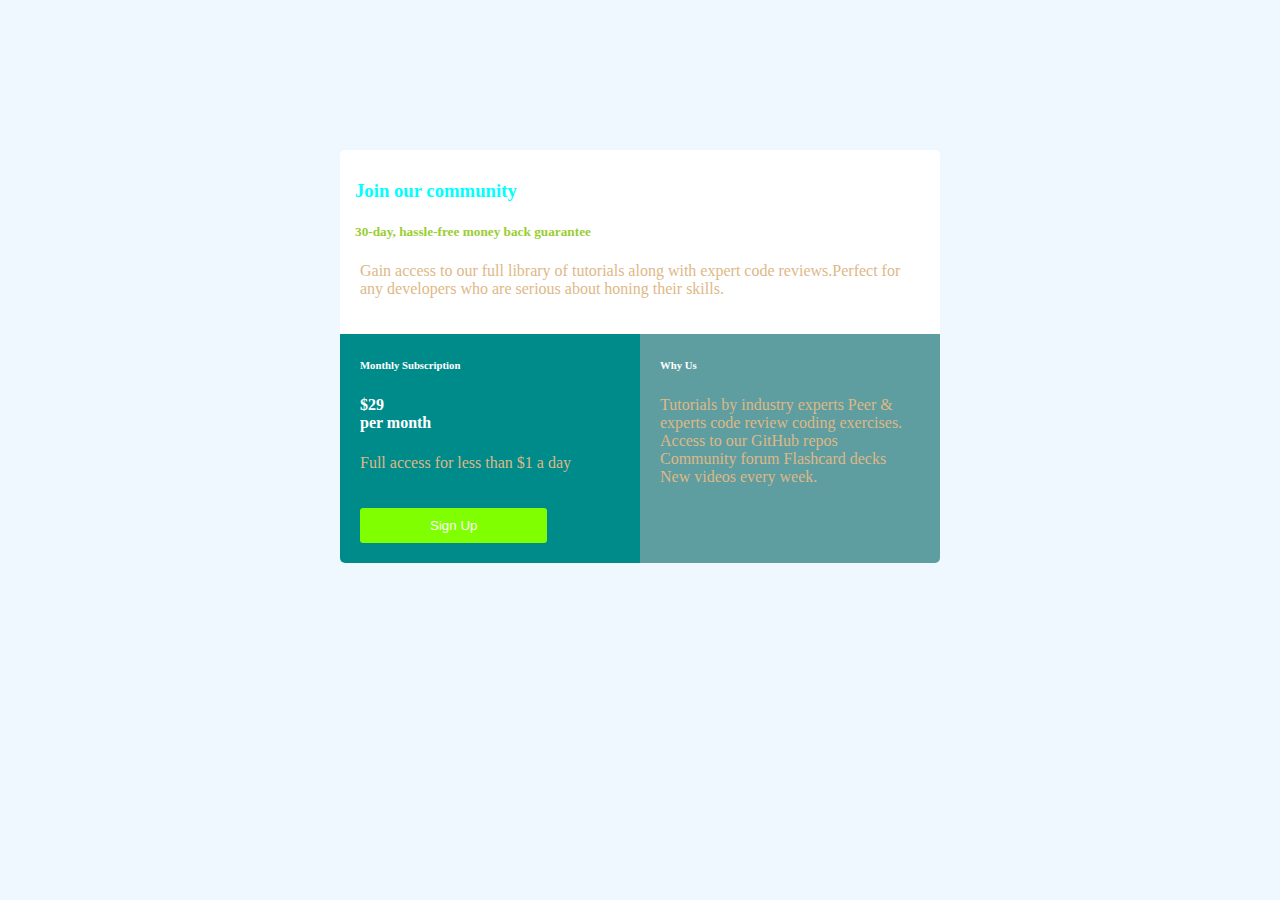
<file: code/assignment/index.html>
<!DOCTYPE html>
  <html>
     <head><link rel="stylesheet" href="index.css"</head>
     <body>
        <div class="top" >
         <h3>Join our community</h3> 
         <h5>30-day, hassle-free money back guarantee </h5>
          <p>Gain access to our full  library of tutorials along with expert code
            reviews.Perfect for any developers who are serious about honing their skills.
          </p>
         <div class="mmt">
            <div class="obo">
              <h6>Monthly Subscription</h6>
             <h4>$29 <div id="mini">per month</div></h4>
             <p>Full access for less than $1 a day</p>
             <button>Sign Up</button>
            </div>

            <div class="do" >
              <h6>Why Us</h6>
              <p>Tutorials by industry experts Peer & experts code review coding exercises.
                  Access to our GitHub repos Community forum Flashcard decks New videos every week.
              </p>
            </div>
         </div>
        </div>
      </body>
  </html>
</file>
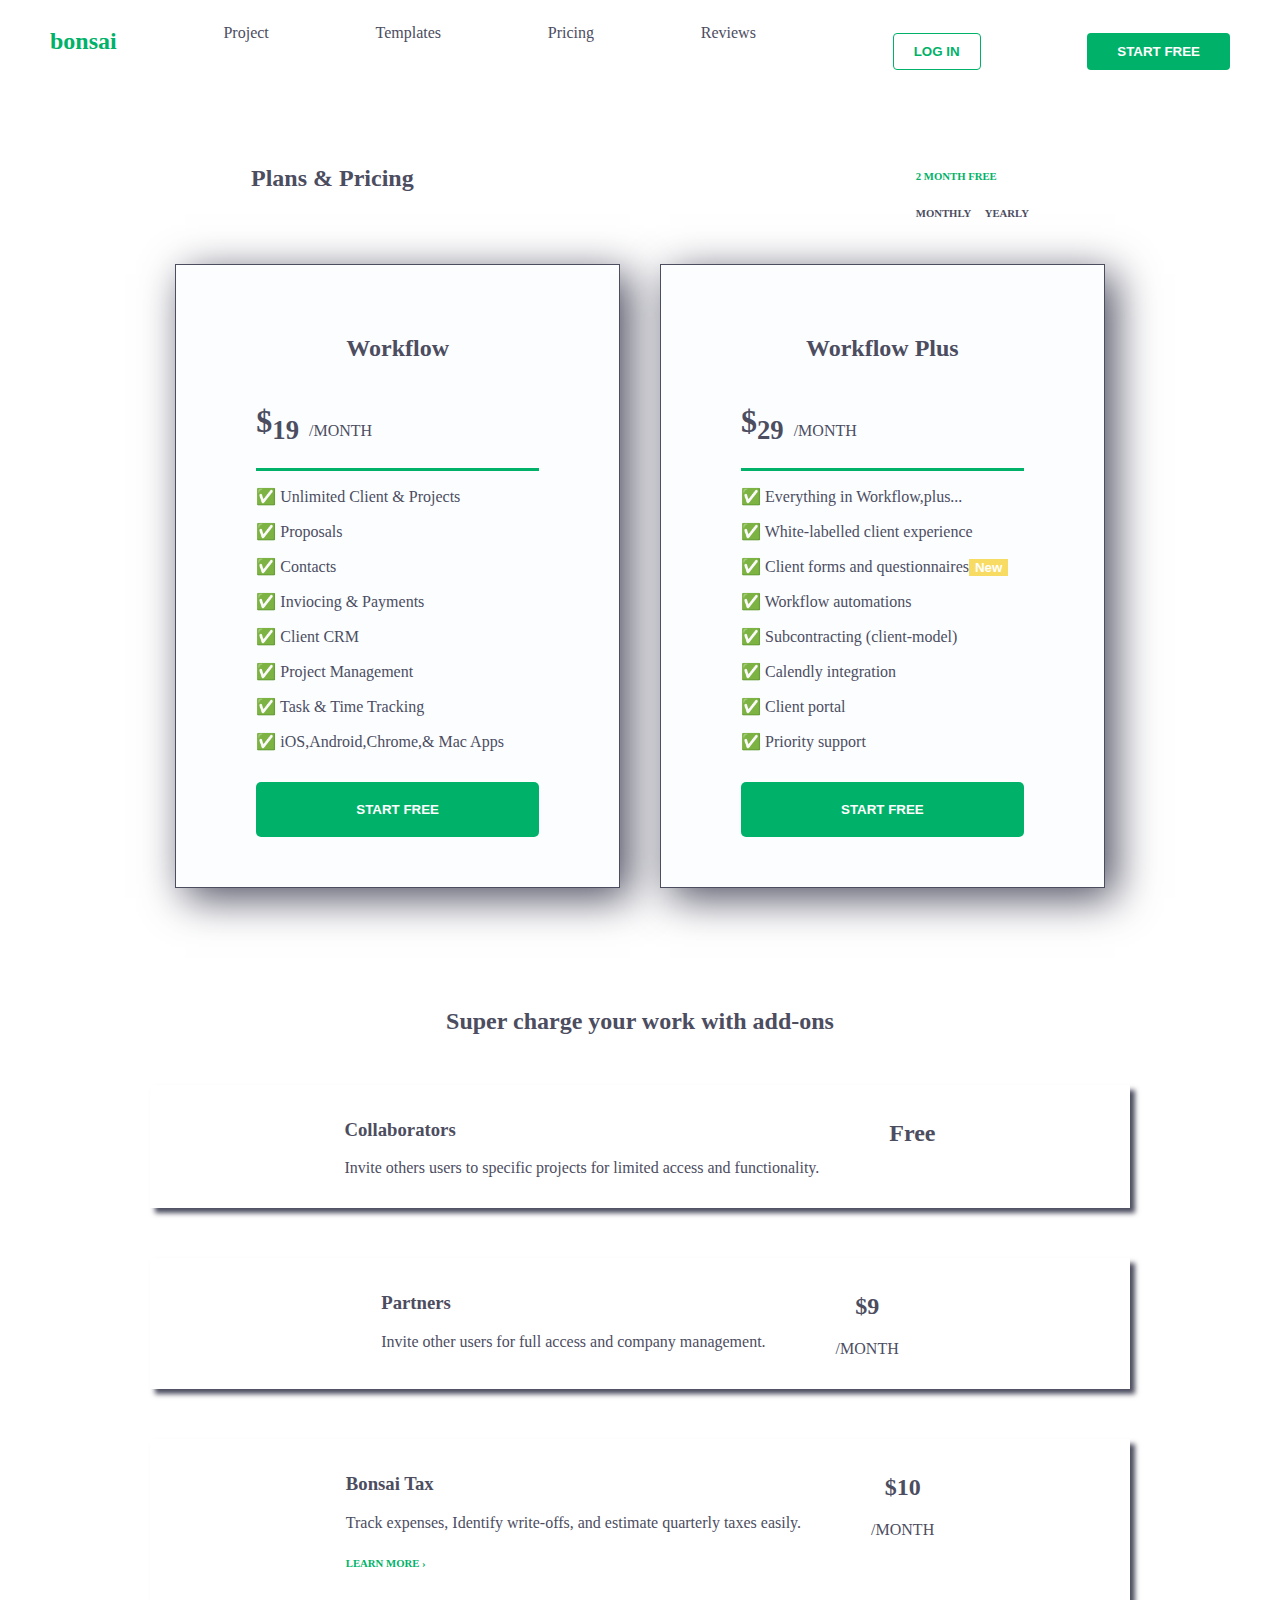
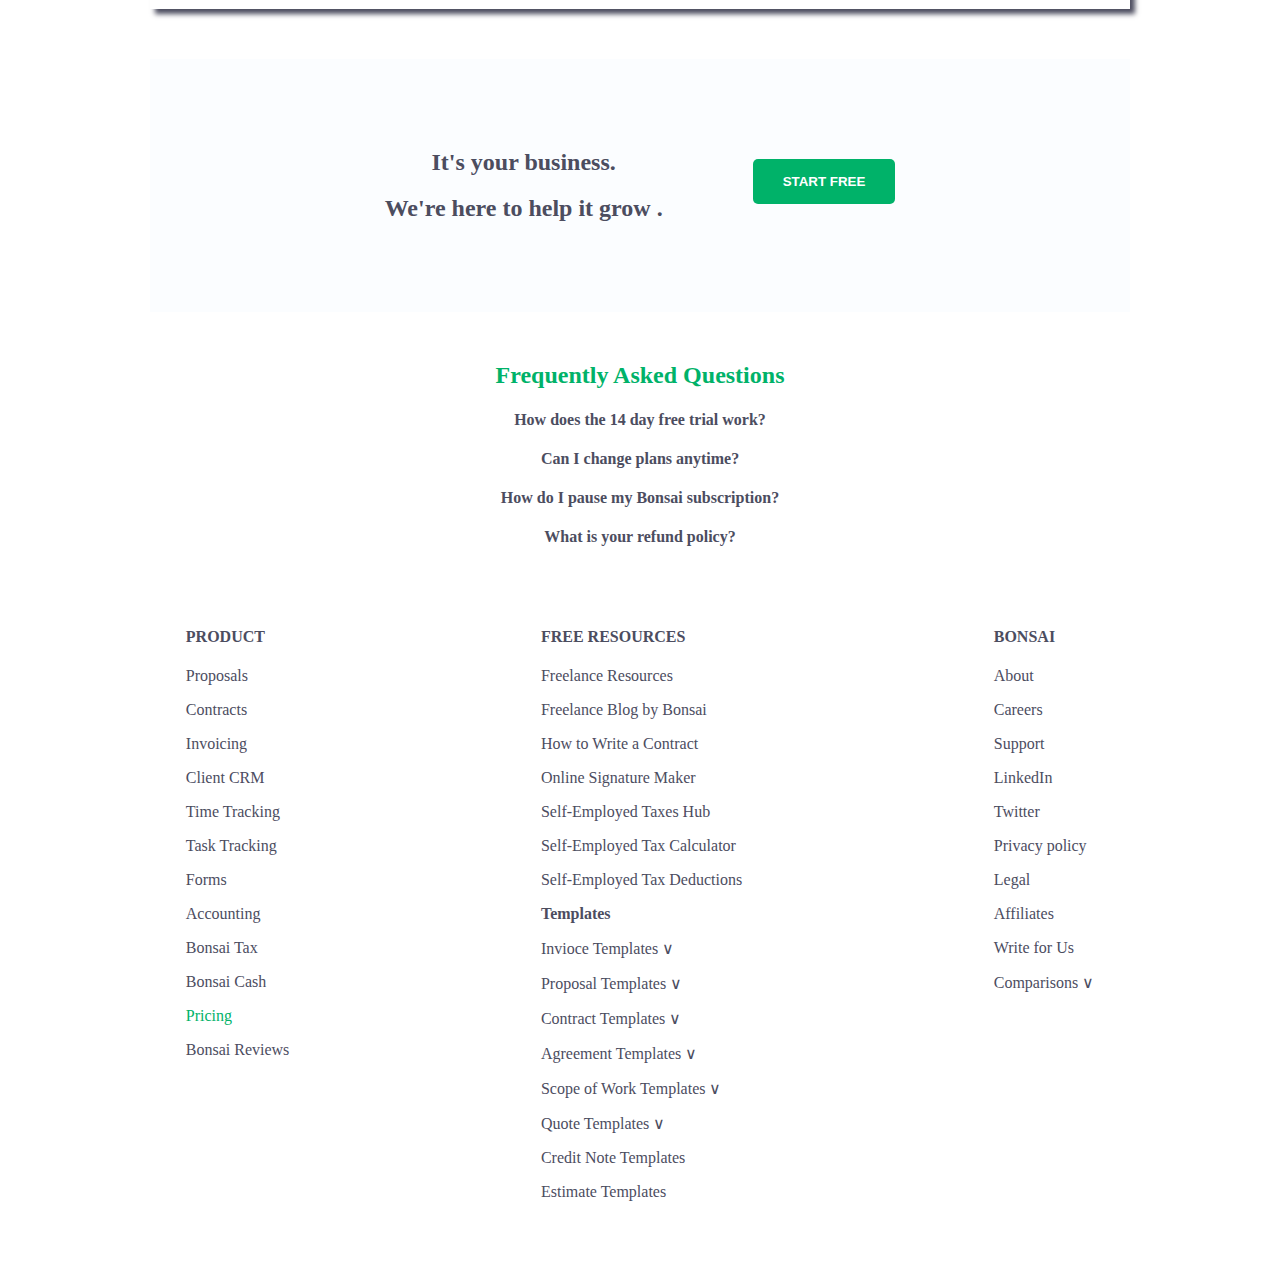
<file: code/bonsai-web/index.html>
<!DOCTYPE html>
<html>
     <head>
        <title>Bonsai Web</title>
        <link rel="stylesheet" href="index.css">
        <meta name="viewport" content="width=device-width, initial-scale=1">
        <link rel="stylesheet" href="https://cdnjs.cloudflare.com/ajax/libs/font-awesome/4.7.0/css/font-awesome.min.css">

     </head>
     <header>
      <h2 style="color:#00b269; "> bonsai</h2>
         <p>Project</p>
         <p>Templates </p>
         <p>Pricing</p>
         <p>Reviews</p>
         <button id="butt-log"><strong>LOG IN</strong></button>
         <button id="butt-start"><strong>START FREE</strong></button>

     </header>
    <boby>
        <div class="heading">
             <div>
               <h2>Plans & Pricing</h2>
            </div>
            <div>
    <h6 style="color:#00b269;"> 2 MONTH FREE</h6>
                <h6>MONTHLY <i class="fas fa-toggle-left"></i> YEARLY</h6>
            </div>
        </div>

        <main>
     <div class="layout">
        <div class="underline">
         <h2>Workflow</h2>
         <div class="title">
            <h1>$<sub>19</sub></h1>
             <p  style="margin-left:10px;margin-top:40px;"> /MONTH</p>
         </div>
      </div>
        <p>✅ Unlimited Client & Projects</p>
        <p>✅ Proposals</p>
        <p>✅ Contacts</p>
        <p>✅ Inviocing & Payments </p>
        <p>✅ Client CRM</p>
        <p>✅ Project Management</p>
        <p>✅ Task & Time Tracking</p>
        <p>✅ iOS,Android,Chrome,& Mac Apps</p>
        <button class="butt-main">START FREE</button>
     </div>

           <div class="layout-btn">
            <div class="underline">
               <h2>Workflow Plus</h2>
               <div class="title">
                  <h1>$<sub>29</sub></h1>
                   <p style="margin-left:10px;margin-top:40px;"> /MONTH</p>
               </div>
            </div>
             <P>✅ Everything in Workflow,plus...</P>
             <P>✅ White-labelled client experience</P>
             <P>✅ Client forms and questionnaires<button id="butt-new">New</button></P>
             <P>✅ Workflow automations</P>
             <P>✅ Subcontracting (client-model)</P>
             <P>✅ Calendly integration</P>
             <P>✅ Client portal</p>
             <P>✅ Priority support</P>
             <button class="butt-main">START FREE</button>
           </div>
        </main>

           <h2>Super charge your work with add-ons</h2>
            
            <div class="invites">
                 <div>
                  <h3>Collaborators</h3>
                  <p>Invite others users to specific projects for limited access and functionality. </p>
                  </div>
              <div>
               <h2>Free</h2>
            </div>
           </div>
         
            
            <div class="invites">
               <div>
                <h3>Partners</h3>
                <p>Invite other users for full access and company management.</p>
                </div>
               <div>
                  <h2>$9</h2>
                  <p>/MONTH</p>
               </div>
            </div>

        
           
            <div class="invites">
               <div>
                  <h3>Bonsai Tax</h3>
                  <p>Track expenses, Identify write-offs, and estimate quarterly taxes easily.</p>
                  <h6 style="color: #00b269;">LEARN MORE ›</h6>
               </div>

                <div>
                  <h2>$10</h2>
                  <p>/MONTH</p>
               </div>
            </div>
      
     <div class="midd">
      <div>
        <h2>It's your business.</h2>
         <h2>We're here to help it grow .</h2>
         </div>
        <div>
          <button id="butt-mid">START FREE</button>
      </div>
     </div>

     <div>
        <h2 style="color: #00b269;">Frequently Asked Questions</h2>
        <div id="questions">
         <h4>How does the 14 day free trial work?</h4>
         <h4>Can I change plans anytime?</h4>
         <h4>How do I pause my Bonsai subscription?</h4>
         <h4>What is your refund policy?</h4>
           </div>
     </div>
    

        <footer>
         <div>
            <h4>PRODUCT</h4>
            <p>Proposals</p>
            <p>Contracts</p>
            <p>Invoicing</p>
            <p>Client CRM</p>
            <P>Time Tracking</P>
            <p>Task Tracking</p>
            <p>Forms</p>
            <p>Accounting</p>
            <p>Bonsai Tax</p>
            <p>Bonsai Cash</p>
            <p style="color: #00b269;">Pricing</p>
            <p>Bonsai Reviews</p>
         </div>

         <div>
            <h4>FREE RESOURCES</h4>
            <p>Freelance Resources</p>
            <p>Freelance Blog by Bonsai</p>
            <p>How to Write a Contract</p>
            <p>Online Signature Maker</p>
            <p>Self-Employed Taxes Hub</p>
            <p>Self-Employed Tax Calculator</p>
            <p>Self-Employed Tax Deductions</p>

            <p><strong>Templates</strong></p>
            <p>Invioce Templates ∨</p>
            <p>Proposal Templates ∨ </p>
            <p>Contract Templates ∨</p>
            <p>Agreement Templates ∨</p>
            <p>Scope of Work Templates ∨</p>
            <p>Quote Templates ∨</p>
            <p>Credit Note Templates</p>
            <p>Estimate Templates</p>
         </div>

         <div>
            <h4>BONSAI</h4>
            <p>About</p>
            <p>Careers</p>
            <p>Support</p>
            <p>LinkedIn</p>
            <p>Twitter</p>
            <p>Privacy policy</p>
            <p>Legal</p>
            <p>Affiliates</p>
            <p>Write for Us </p>
            <p>Comparisons ∨</p>
         </div>
        </footer>
    </boby>
</html>
</file>
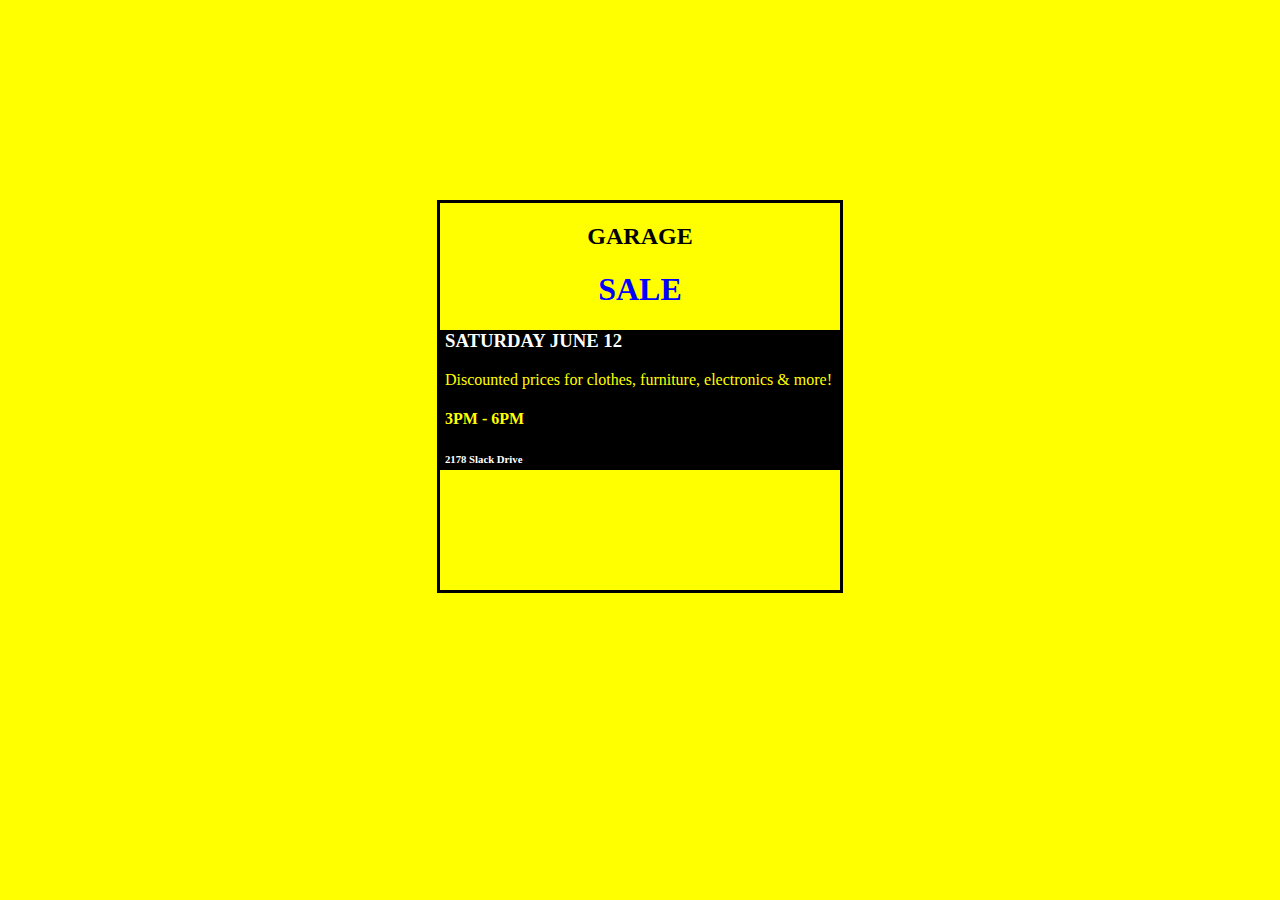
<file: code/Garage/index.html>
<!DOCTYPE html>
<htlm>
      <head><link rel="stylesheet"  href="index.css"</head>
  <body>
      <h2>GARAGE</h2>
      <h1> SALE</h1>
      <div class="wrapper">
      <h3>SATURDAY JUNE 12</h3>
      <p> Discounted prices for clothes, furniture,
        electronics & more! </p>
     <h4>3PM - 6PM</h4>
     <h6>2178 Slack Drive</h6>
    </div>
</body>

</htlm>
</file>
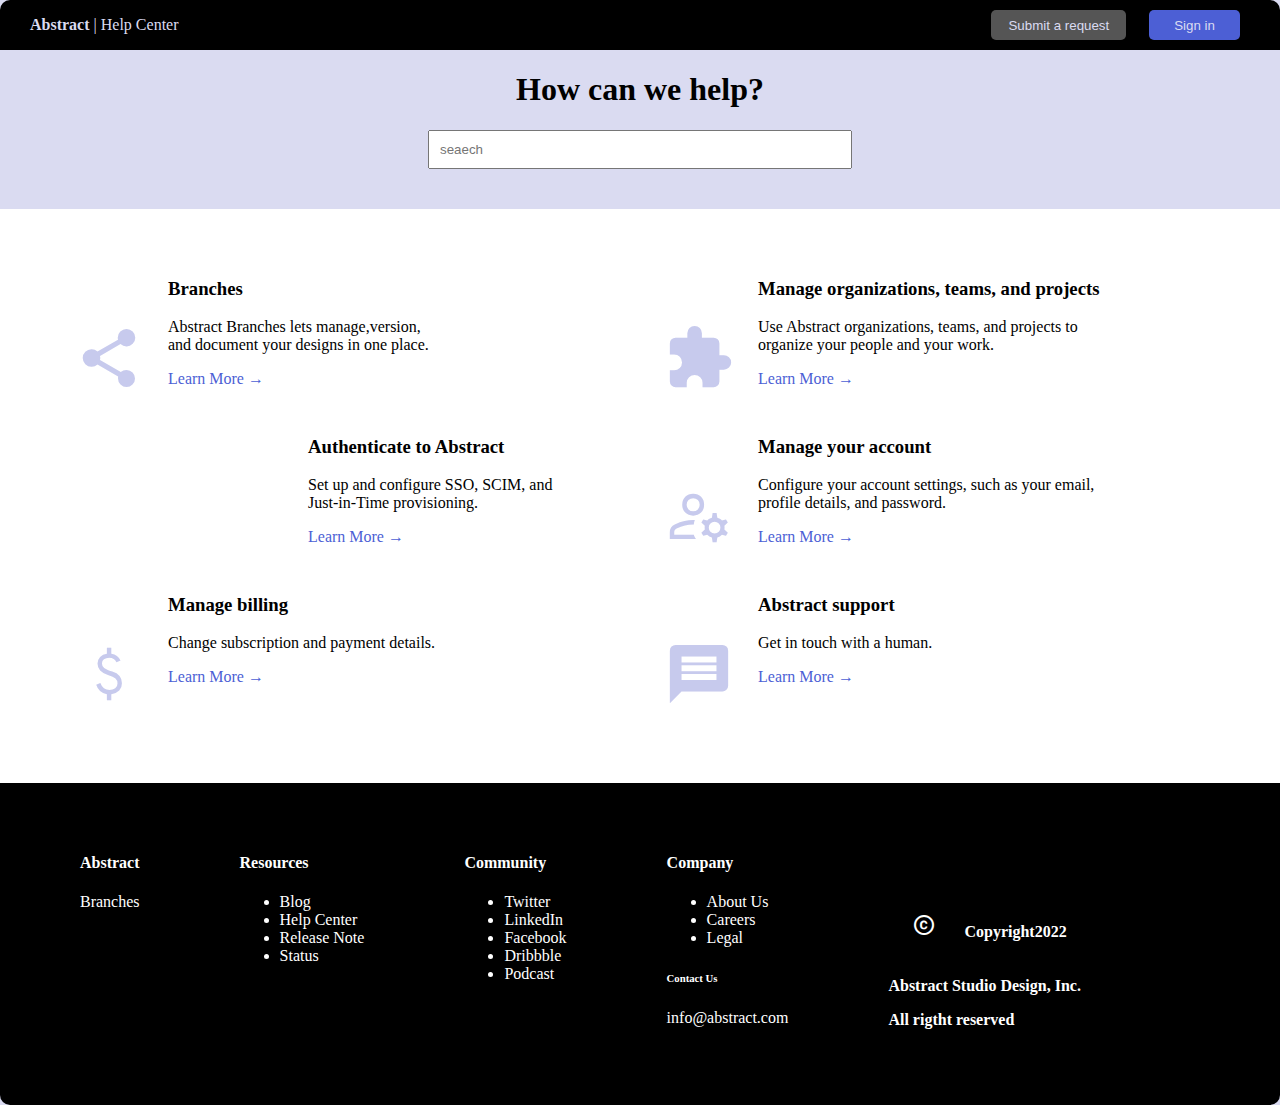
<file: code/official/index.html>
<!DOCTYPE html>
<html>
    <head>
        <title>Web site </title>
        <meta charset="UTF-8">
        <meta name="viewport" content="width=device-width, initial-scale=1.0">
        <link rel="stylesheet" href="index.css">
        <link rel="stylesheet" href="https://fonts.googleapis.com/icon?family=Material+Icons">
        <link rel="stylesheet" href="https://fonts.googleapis.com/css2?family=Material+Symbols+Outlined:opsz,wght,FILL,GRAD@20..48,100..700,0..1,-50..200" />
    </head>
   
    <body>

        <header class="header">
                <p><strong>Abstract</strong> | Help Center</p>
                <button id="button-empty">Submit a request</button>
                <button id="button-btn">Sign in</button>
       </header>

         <div class="head">
        <h1>How can we help?</h1>
        <input type="text" placeholder="seaech" >
         </div>

         
        <div class="main">
           <div class="chap-dfa"> 
           <i class="material-icons" style="font-size:70px; color:#C7CAED">share</i>
              <div class="card-info">
                <h3> Branches</h3>
                <p>Abstract Branches lets manage,version,<br> and document your designs
                    in one place.</p>
                   <p class="notice">Learn More → </p>
              </div>
           </div> 

           <div class="chap-dfa">
            <div><i class="material-icons" style="font-size:70px; color:#C7CAED">extension</i></div>
                <div>
              <h3> Manage organizations, teams, and projects</h3>
                <p>Use Abstract organizations, teams, and projects to <br>
                    organize your people and your work.</p>
                <p class="notice">Learn More → </p>
                </div>
           </div>
 
            
           <div class="chap-dfa">
            <div><i class="material-icons" style="font-size:70px; color:gold">key</i></div>
          <div>
            <h3> Authenticate to Abstract</h3>
                 <p>Set up and configure SSO, SCIM, and<br> Just-in-Time provisioning. </p>
                <p class="notice">Learn More → </p>
            </div>
           </div>

           <div class="chap-dfa">
            <span class="material-icons material-symbols-outlined" style="font-size:70px; color:#C7CAED">
                manage_accounts
                </span>
                <div> 
                 <h3> Manage your account </h3>
                 <p>Configure your account settings, such as your email,<br>
                    profile details, and password.
                 </p>
                 <P class="notice">Learn More → </P>
             </div>
             </div> 

          
           <div class="chap-dfa">
            <span class="material-icons material-symbols-outlined" style="font-size:70px; color:#C7CAED">
                attach_money
                </span>
            <div>
                <h3>Manage billing</h3>
                <p>Change subscription and payment details.</p>
                 <p class="notice">Learn More →</p> 
            </div>    
           </div>

           <div class="chap-dfa">
            <div><i class="material-icons" style="font-size:70px; color:#C7CAED">message </i> </div>
            <div>
                <h3>Abstract support</h3>
                <p>Get in touch with a human.</p>
                <p class="notice">Learn More →</p>
                </div>
           </div>
        </div>
      
          <footer class="footer">
            <div>
                <h4>Abstract</h4>
                 <p>Branches</p>
                 
            </div>
            <div>
                <h4>Resources</h4>
                <ul>
                    <li>Blog</li>
                    <li>Help Center</li>
                    <li>Release Note</li>
                    <li>Status</li>
                </ul>
             </div>
            <div>
                <h4>Community</h4>
                <ul>
                    <li>Twitter</li>
                    <li>LinkedIn</li>
                    <li>Facebook</li>
                    <li>Dribbble</li>
                    <li>Podcast</li>
                </ul>
            </div>
            <div>
                <h4>Company</h4>
                <ul>
                <li>About Us</li>
                <li>Careers</li>
                <li>Legal</li>
                </ul>
                <h6>Contact Us</h6>
                <p>info@abstract.com</p>
            </div>
            <div id="copy">
               <p><strong> <i class="material-icons">copyright</i> 
                Copyright2022</strong></p>
               <p><strong>Abstract Studio Design, Inc.</strong></p>
               <p><strong>All rigtht reserved</strong></p>
        
            </div>
          </footer>
          
    </body>
</html>
</file>
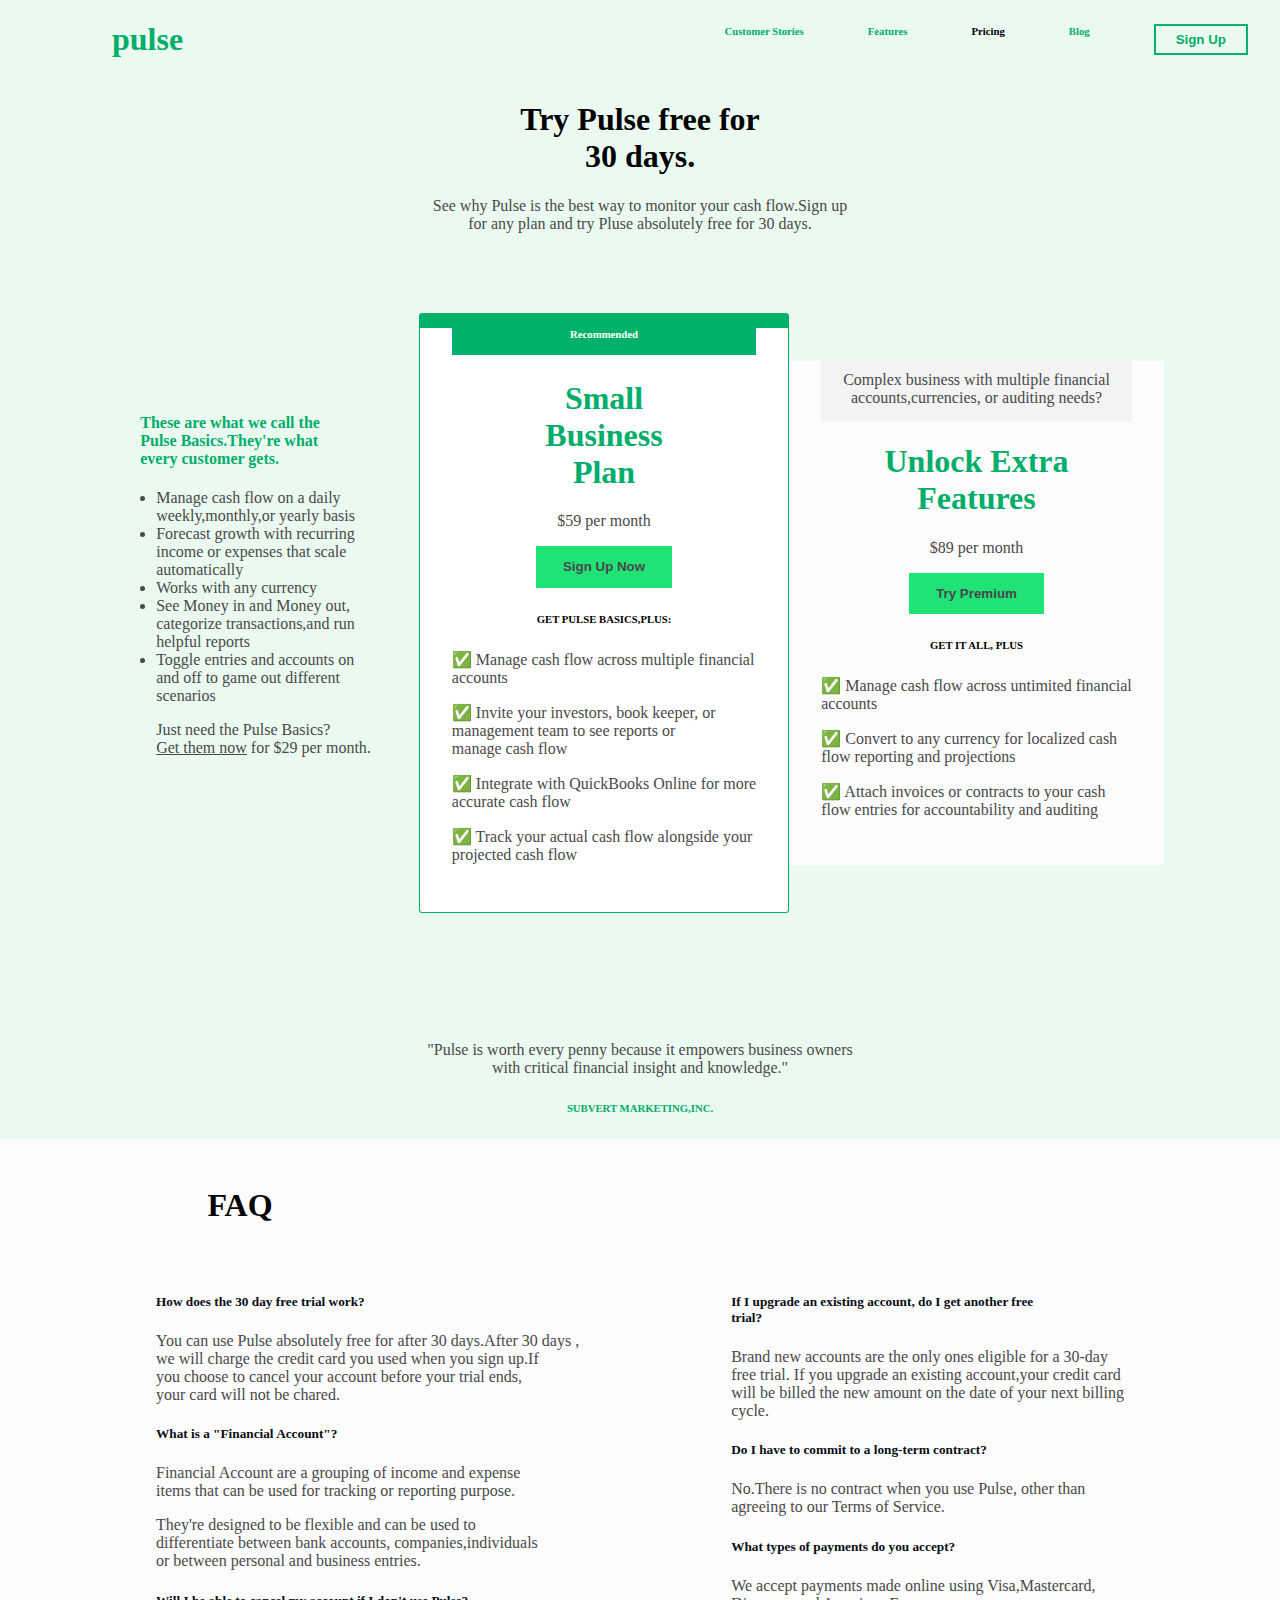
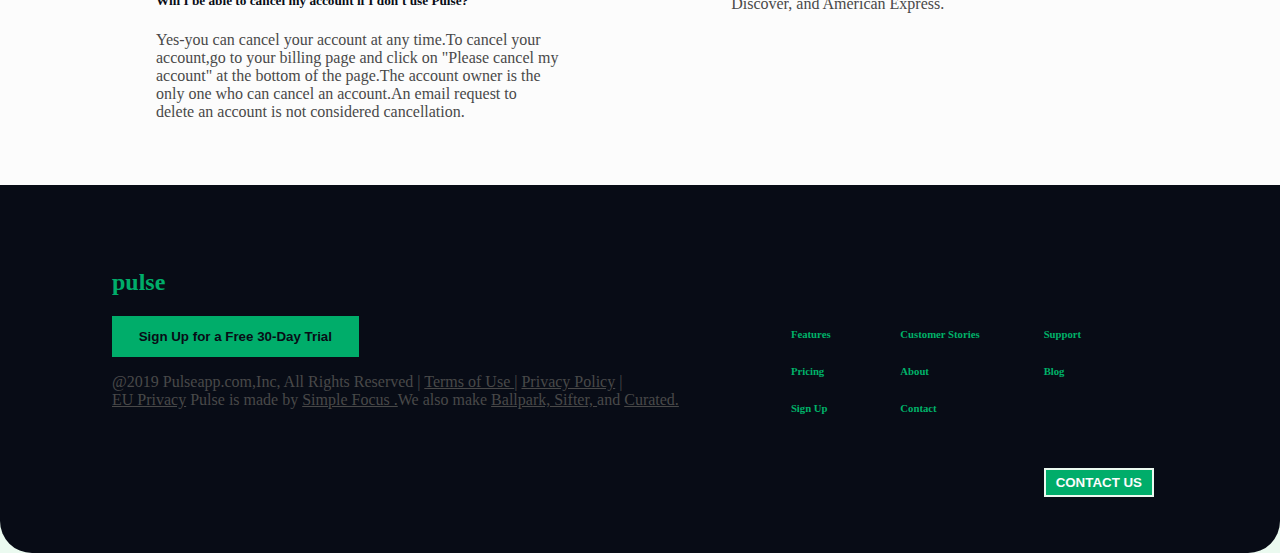
<file: code/pulse/index.html>
<!DOCTYPE html>
<html>

    <head>
    <title>PULSE WEB</title>
    <link rel="stylesheet" href="index.css">
    <meta name="viewport" content="width=device-width, initial-scale=1">
    </head>

    <header>
        <div> <h1 style="color:#00ad6a; ">pulse</h1></div>
       <div class="header-div">
        <h6 style="color:#00ad6a">Customer Stories</h6>
        <h6 style="color:#00ad6a">Features</h6>
        <h6> Pricing</h6>
        <h6 style="color:#00ad6a">Blog</h6>
        <button class="top-btn">Sign Up</button>
       </div>
    </header>

  <body>
      <div>
        <div class="intro" >
            <h1>Try Pulse free for <br>30 days.</h1>
            <p>See why Pulse is the best way to monitor your cash flow.Sign up <br>for any plan and try Pluse absolutely free for 30 days.</p>
        </div>
        <div class="main">
        <div class="pluse-Basics">
        <h4 style="color:#00ad6a; ">These are what we call the<br> Pulse Basics.They're what <br>every customer gets.</h4>
        <ul>
            <li>Manage cash flow on a daily<br>weekly,monthly,or yearly basis</li>
            <li>Forecast growth with recurring<br> income or expenses that scale <br>automatically</li>
            <li>Works with any currency </li>
            <li>See Money in and Money out,<br>categorize transactions,and run<br>helpful reports</li>
            <li>Toggle entries and accounts on <br>and off to game out different <br>scenarios</li>
            <p>Just need the Pulse Basics?<br><a style="text-decoration: underline;">Get them now</a> for $29 per month.
        </ul>
        </div>

        <div class="recommend">
            <h6  style="color:white; background-color: #00b269; text-align: center; margin-top: 0; padding-bottom:15px ; ">Recommended</h6>
          <h1 style="color:#00ad6a;">Small<br>Business<br>Plan</h1>
          <p class="month">$59 per month</p>
          <button class="main-btn">Sign Up Now</button>
          <h6 id="plus"> GET PULSE BASICS,PLUS:</h6>
          <p>✅ Manage cash flow across multiple financial<br>accounts</p>
          <p>✅ Invite your investors, book keeper, or <br>management team to see reports or <br> manage cash flow</p>
          <p>✅ Integrate with QuickBooks Online for more<br>accurate cash flow</p>
          <p>✅ Track your actual cash flow alongside your <br>projected cash flow</p>
        </div>

        <div class="extra-features">
            <p style="color:#494949; background-color: #F3F3F3;text-align: center; margin-top: 0; padding-bottom:15px ; padding-top: 10px;">Complex business with multiple financial <br>accounts,currencies, or auditing needs?</p>
            <h1  style="color:#00ad6a;">Unlock Extra<br>Features</h1>
            <p class="month">$89 per month </p>
            <button class="main-btn">Try Premium</button>
            <h6 id="plus">GET IT ALL, PLUS</h6>
            <p>✅ Manage cash flow across untimited financial <br>accounts</p>
            <p>✅ Convert to any currency for localized cash <br> flow reporting and projections</p>
            <p>✅ Attach invoices or contracts to your cash<br>flow entries for accountability and auditing</p>
        </div>
    </div>
       <div id="ad">
        <p>"Pulse is worth every penny because it empowers business owners <br>with critical financial insight and knowledge."</p>
        <h6 style="color:#00ad6a">SUBVERT MARKETING,INC.</h6>
       </div>     
    
      </div>   
        
    <h1 id="faq">FAQ</h1>

  <div class="questions">

    <div> 
       <div>
       
        <h5>How does the 30 day free trial work?</h5>
          <p>
              You can use Pulse absolutely free for after 30 days.After 30 days ,
              <br>we will charge the credit card you used when you sign up.If
             <br>you choose to cancel your account before your trial ends,<br>your card will not be chared.
          </p>        
                  
       </div>
    <div>
    <h5>What is a "Financial Account"?</h5>
    <p>
        Financial Account are a grouping of income and expense<br>
        items that can be used for tracking or reporting purpose.
    </p>
    <p>
      They're designed to be flexible and can be used to <br>
      differentiate between bank accounts, companies,individuals<br>
      or between personal and business entries.  
    </p>
 </div>

 <div>
    <h5>Will I be able to cancel my account if I don't use Pulse?</h5>
    <p>
        Yes-you can cancel your account at any time.To cancel your <br>
        account,go to your billing page and click on "Please cancel my<br>
        account" at the bottom of the page.The account owner is the <br>
        only one who can cancel an account.An email request to <br>
        delete an account is not considered cancellation.
    </p>
  </div>
</div>
     
    
<div>
    <div>
    <h5>If I upgrade an existing account, do I get another free<br>trial? </h5>
     <p>
         Brand new accounts are the only ones eligible for a 30-day<br>free trial.
         If you upgrade an existing account,your credit card <br>
         will be billed the new amount on the date of your next billing <br>
         cycle.
     </p>
  </div>

  <div>
     <h5>Do I have to commit to a long-term contract?</h5>
     <p>
        No.There is no contract when you use Pulse, other than <br>
        agreeing to our Terms of Service.
     </p>
  </div>

  <div>
     <h5>What types of payments do you accept?</h5>
     <p>
         We accept payments made online using Visa,Mastercard,<br>
         Discover, and American Express.
     </p>
   </div>
</div>
</div>
     
    
      
  

    <footer>
        <div class="sec-one">

            <h2
             style="color:#00ad6a;">
               pulse
        </h2>
          <div>
            <button>
                Sign Up for a Free 30-Day Trial
            </button>
          </div>
           
            <div>
                <p>
                    @2019 Pulseapp.com,Inc, All Rights Reserved | <a style="text-decoration: underline;"> Terms of Use </a>  | <a style="text-decoration: underline;">Privacy Policy</a> |
                       <br> <a style="text-decoration: underline;">EU Privacy</a> Pulse is made by <a style="text-decoration: underline;">Simple Focus .</a>We also make <a style="text-decoration: underline;">Ballpark, Sifter,
                       </a>and <a style="text-decoration:underline;">Curated.</a>
                </p>
            </div>
          
        </div>

        <div class=" sec-two" >

            <div>
                <h5>Product</h5>
                <h6 style="color:#00b269;">Features</h6>
                <h6 style="color:#00b269;">Pricing</h6>
                <h6 style="color:#00b269;">Sign Up</h6>
            </div>

            <div>
                <h5>Company</h5>
                <h6 style="color:#00b269;">Customer Stories</h6>
                <h6 style="color:#00b269;">About</h6>
                <h6 style="color:#00b269;">Contact</h6>
            </div>

            <div>
                <h5>Resources</h5>
                <h6 style="color:#00b269;">Support</h6>
                <h6 style="color:#00b269;">Blog</h6>
                <button class="fot-btn">CONTACT US</button>
            </div>
        </div>
     </footer>
   </body>
</html>
</file>
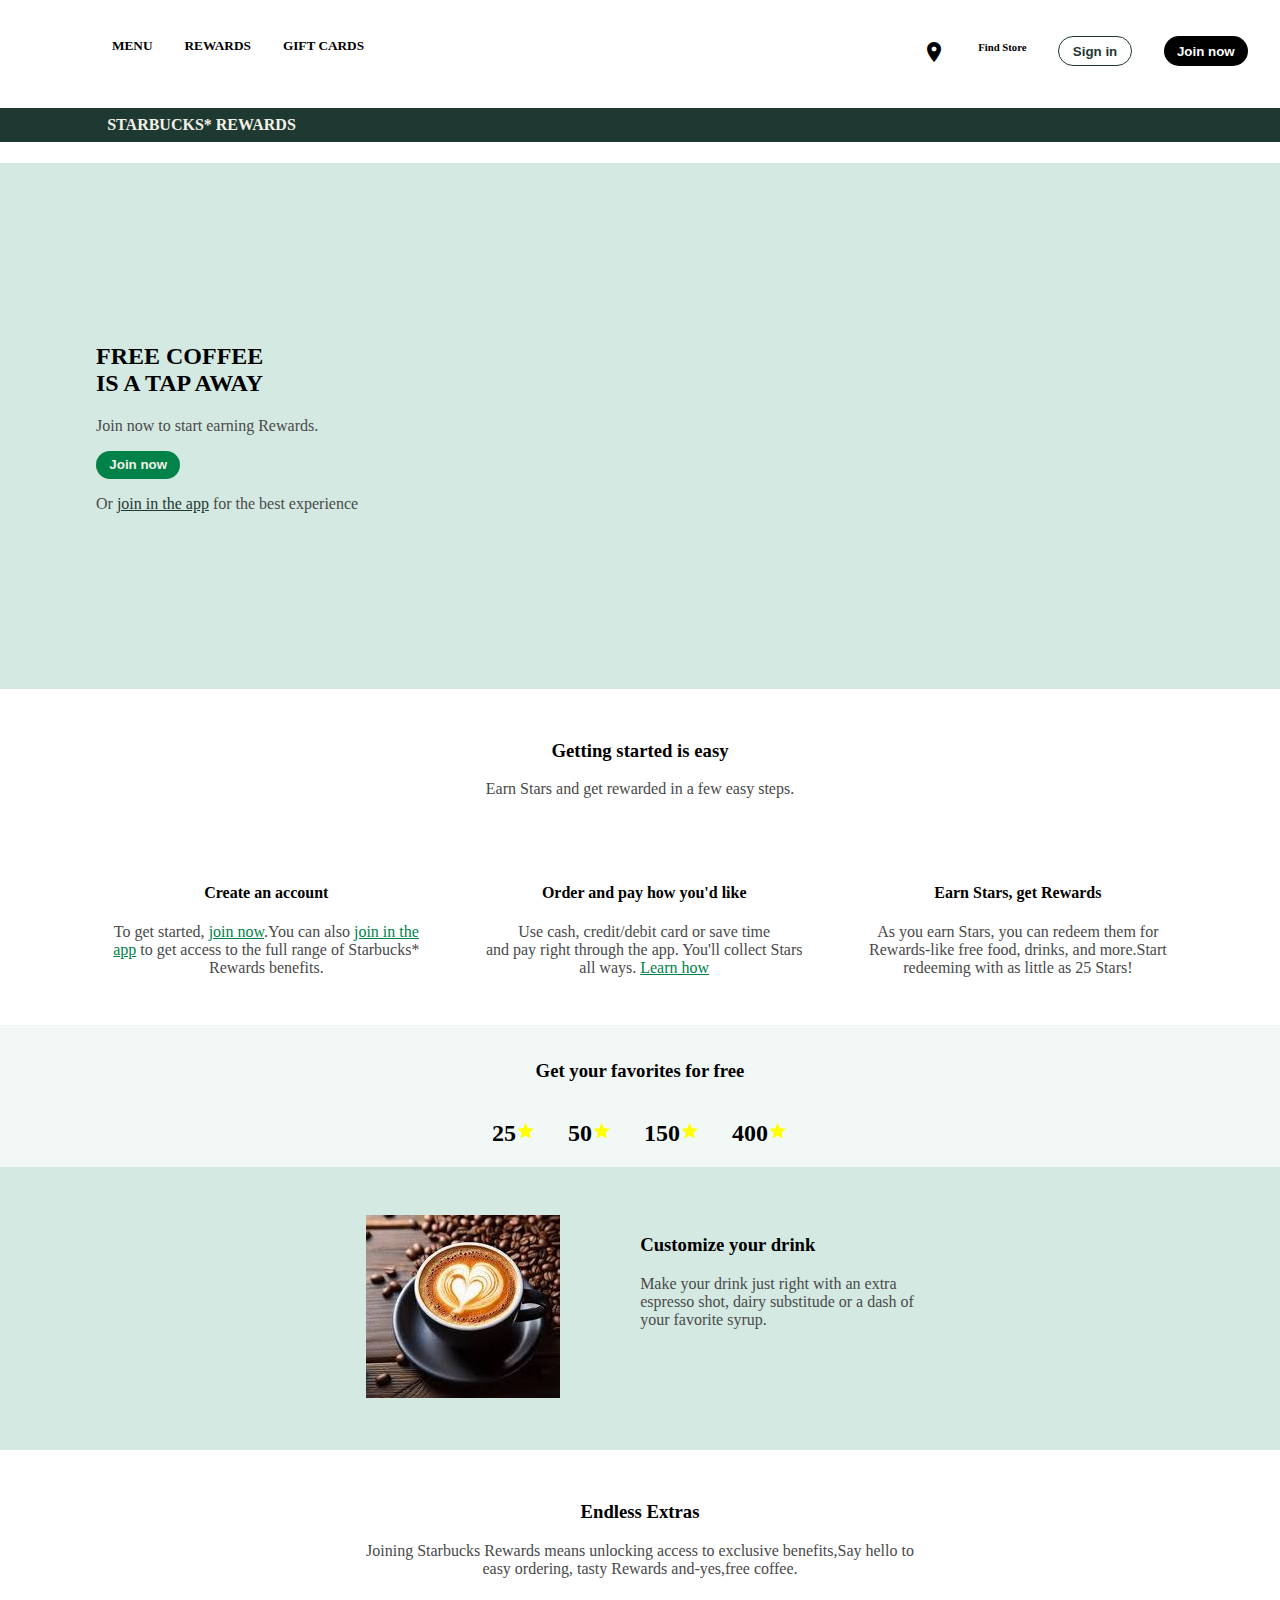
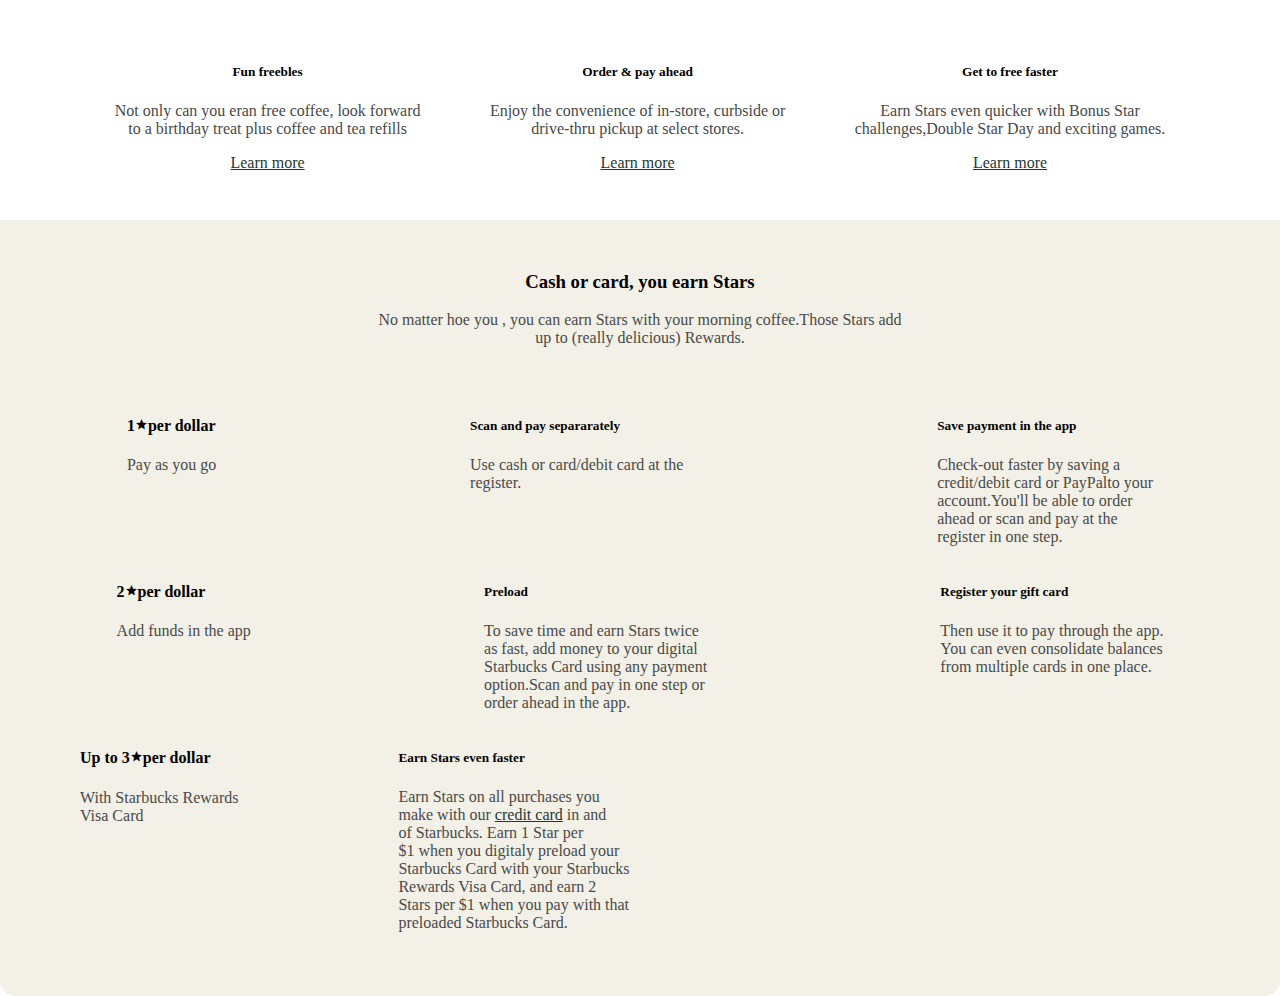
<file: code/starbuck/index.html>
<!DOCTYPE html>
<html>
    <head>
        <title>STARBUCKS</title>
        <meta name="viewport" content="width=device-width, initial-scale=1">
        <link rel="stylesheet" href="index.css">
        <link rel="stylesheet" href="https://fonts.googleapis.com/icon?family=Material+Icons">
        <link rel="stylesheet" href="https://boxicons.com/">
    </head>

   <header>
       <div class="header">
          <h5>MENU</h5>
          <h5>REWARDS</h5>
          <h5>GIFT CARDS</h5>
       </div>

        <div  class="header">
            <i class="material-icons"style="padding-top: 1em; ">place</i>
            <h6>Find Store</h6> 
            <button class="first-btn">Sign in</button>
            <button class="second-btn">Join now</button>
        </div>
    </header>

    <body>
        <h4 id="star">STARBUCKS* REWARDS</h4>
        <div class="intro">
            <h2>FREE COFFEE<br>IS A TAP AWAY</h2>
            <p>Join now to start earning Rewards.</p>
            <button>Join now</button>
            <p> Or <a style="text-decoration:underline; color: #1e3932;">join in the app</a> for the best experience</p>
        </div>

        <div>
            <div id="hero">
                <h3>Getting started is easy</h3>
                <p>Earn Stars and get rewarded in a few easy steps.</p>
            </div>
          
            <div class="intro-second">
                <div>
                    <h4>Create an account</h4>
                    <p>To get started, <a style="text-decoration:underline; color:#008248;">join now</a>.You can also 
                        <a style="text-decoration:underline; color:#008248;"> join in the <br>app</a>
                     to get access to the full range of Starbucks*<br>Rewards benefits.</p>
                </div>

                <div>
                    <h4>Order and pay how you'd like</h4>
                    <p>Use cash, credit/debit card or save time<br>and pay right
                    through the app. You'll collect Stars<br>all ways. <a style="text-decoration:underline; color:#008248;">Learn how</a></p>
                </div>

                <div>
                    <h4>Earn Stars, get Rewards </h4>
                    <p>As you earn Stars, you can redeem them for <br>Rewards-like
                    free food, drinks, and more.Start<br>
                    redeeming with as little as 25 Stars!</p>
                </div>
            </div>
        </div>

        <div id="fav">
            <h3>Get your favorites for free</h3>

            <div class="num">
                <h2>25<i class="material-icons" style="font-size:smaller; color: yellow;">star</i></h2>
                <h2>50<i class="material-icons" style="font-size:smaller; color: yellow;">star</i></h2>
                <h2>150<i class="material-icons" style="font-size:smaller; color: yellow;">star</i></h2>
                <h2>400<i class="material-icons" style="font-size:smaller; color: yellow;">star</i></h2>
            </div>
            
        </div>

        <div class="customize">
            <div>
                <img src="images/download.jpeg">
            </div>
           <div>
            <h3>Customize your drink</h3>
            <p>Make your drink just right with an extra <br>espresso shot, dairy
              substitude or a dash of <br> your favorite syrup.</p>
           </div>
        </div>

        <div class="hero">
            <div id="extra">
                <h3>Endless Extras</h3>
                <p>
                   Joining Starbucks Rewards means unlocking access to exclusive benefits,Say hello to <br>
                   easy ordering, tasty Rewards and-yes,free coffee.
                </p>
            </div>

             <div class="intro-second">
            <div>
               <h5>Fun freebles</h5> 
               <p>
                  Not only can you eran free coffee, look forward<br>
                  to a birthday treat plus coffee and tea refills
               </p>
                <p style="color:#1e3932; text-decoration: underline;">Learn more</p>
            </div>

            <div>
                <h5>Order & pay ahead</h5>
                <p>
                    Enjoy the convenience of in-store, curbside or <br>
                    drive-thru pickup at select stores.
                </p>
                <p style="color:#1e3932; text-decoration: underline;">Learn more</p>
            </div>

            <div>
                <h5>Get to free faster</h5>
                <p>
                    Earn Stars even quicker with Bonus Star<br>
                    challenges,Double Star Day and exciting games.
                </p>
                <p>  <p style="color:#1e3932; text-decoration: underline;">Learn more</p></p>
            </div>

             </div>
        </div>

      <footer >
         <div id="cash">
            <h3>Cash or card, you earn Stars</h3>
            <p>No matter hoe you , you can earn Stars with your morning coffee.Those Stars add <br>up 
               to (really delicious) Rewards.</p>
         </div>

    
            <div class="end">
                <div>
                    <h4>1<i class="material-icons" style="font-size:smaller;">star</i>per dollar</h4>
                    <p>Pay as you go</p>
                </div>
                
                <div>
                    <h5>Scan and pay separarately</h5>
                    <p>Use cash or card/debit card at the <br>register.</p>
                </div>

                <div>
                    <h5>Save payment in the app</h5>
                    <p>
                        Check-out faster by saving a <br>credit/debit card or PayPalto your
                        <br>account.You'll be able to order <br>
                        ahead or scan and pay at the <br>register in one step.
                    </p>
                </div>
            </div>

            <div class="end">
                <div>
                    <h4>2<i class="material-icons" style="font-size:smaller;">star</i>per dollar</h4>
                    <p>Add funds in the app</p>
                </div>

                <div>
                 <h5>Preload</h5>
                 <p>
                    To save time and earn Stars twice<br>
                    as fast, add money to your digital <br>Starbucks Card using any payment<br>
                    option.Scan and pay in one step or<br>order ahead in the app.

                 </p>
                </div>

                <div>
                    <h5>Register your gift card</h5>
                    <p>
                        Then use it to pay through the app.<br>
                        You can even consolidate balances<br>
                        from multiple cards in one place.
                    </p>
                </div>
            </div>

            <div class="fini">
                <div >
                   <h4>Up to 3<i class="material-icons" style="font-size:smaller;">star</i>per dollar</h4> 
                   <p>With Starbucks Rewards<br>Visa Card</p>
                </div>

                <div>
                    <h5>Earn Stars even faster</h5>
                    <p>
                       Earn Stars on all purchases you <br>make with our
                       <a style="color:#1e3932; text-decoration: underline;">credit card</a> in and <br> of Starbucks.
                       Earn 1 Star per <br> $1 when you digitaly preload your <br>
                       Starbucks Card with your Starbucks<br>
                       Rewards Visa Card, and earn 2 <br>
                       Stars per $1 when you pay with that <br>
                       preloaded Starbucks Card.
                    </p>
                </div>
            </div>
      </footer>
    </body>
</html>
</file>
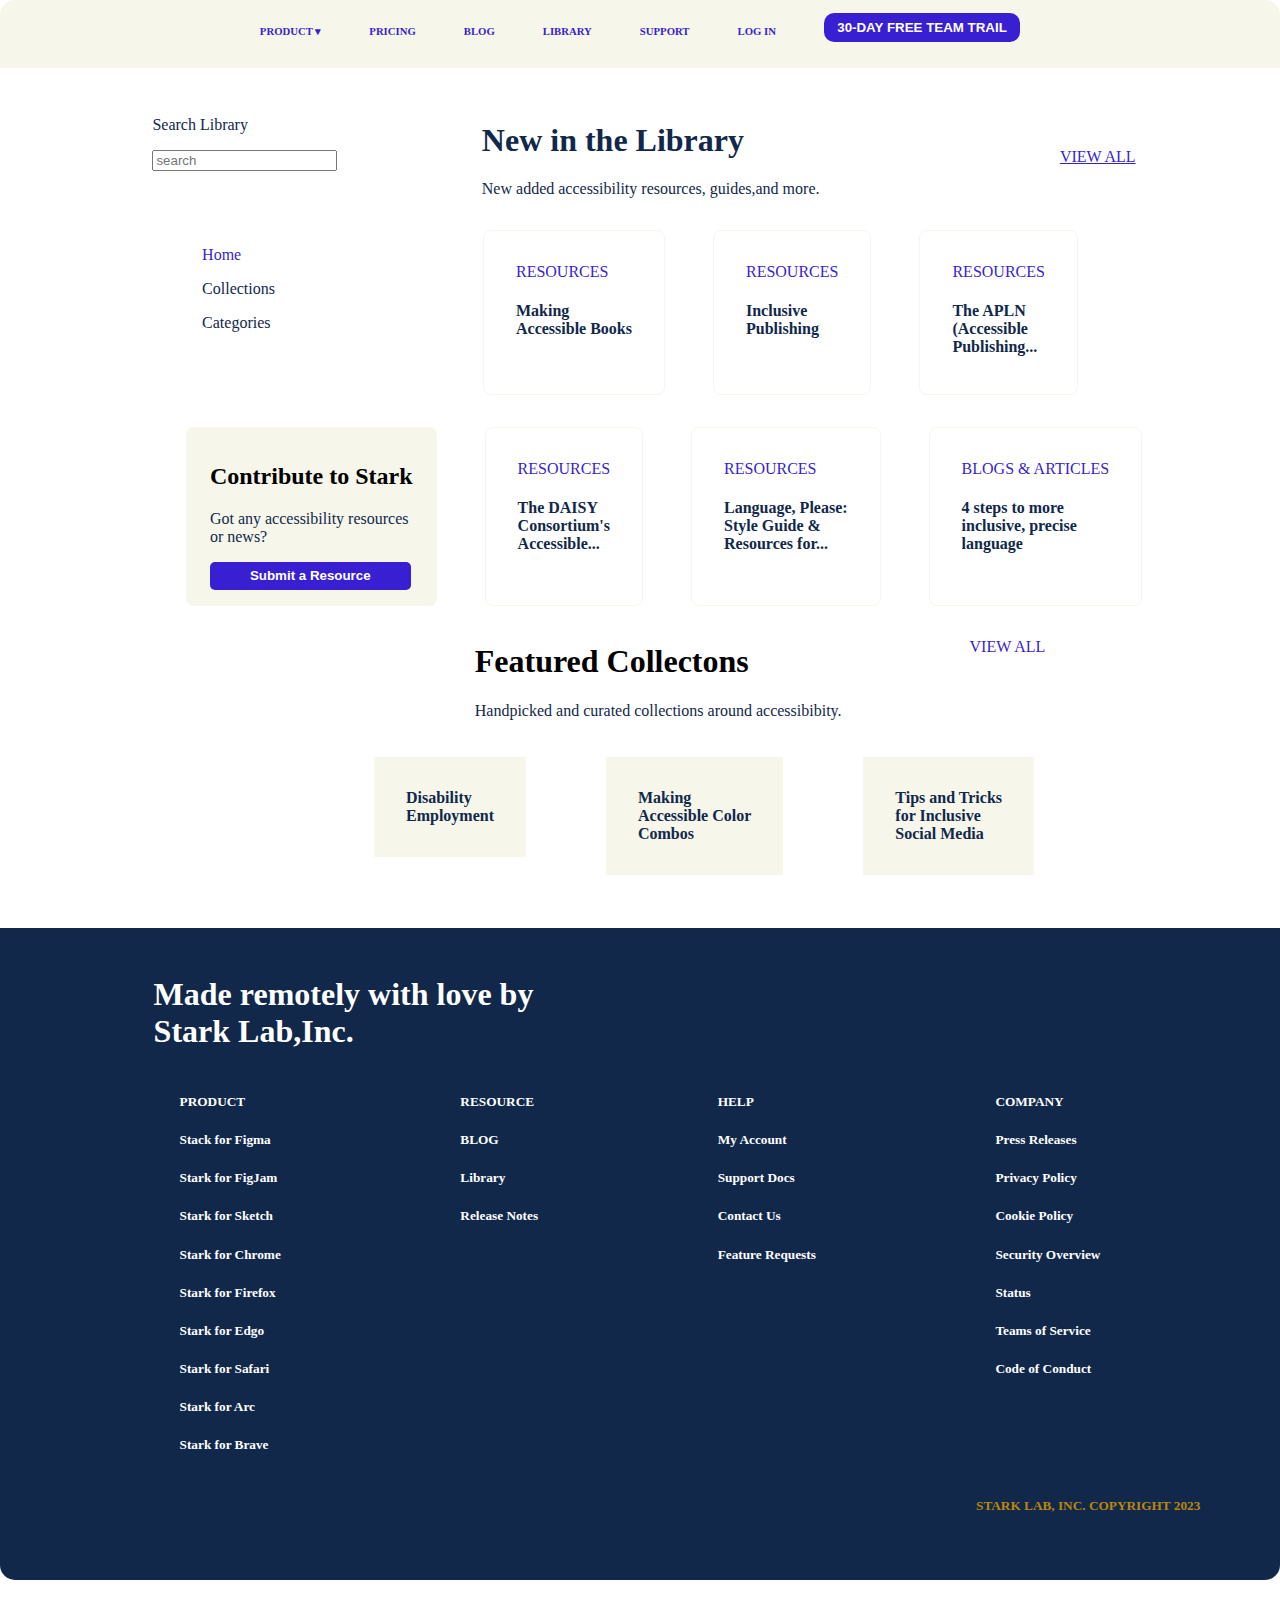
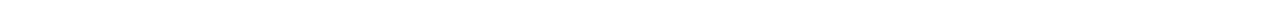
<file: code/stark/index.html>
<!DOCTYPE html>
<html>
    <head>
       <title>STARK</title>
       <link rel="stylesheet" href="index.css">
    </head>

    <header>
         <div class="header">
            <h6>PRODUCT ▾</h6>
            <h6>PRICING</h6>
            <h6>BLOG</h6>
            <h6>LIBRARY</h6>
            <h6>SUPPORT</h6>
            <h6>LOG IN</h6>
            <button id="btn">30-DAY FREE TEAM TRAIL</button>
         </div>
    </header>

    <body>
        <div class="lib">
            <div>
                <p>Search Library</p> 
                <input type="search" placeholder="search">
             </div>
     
             <div style="padding-right: 6em;">
                 <h1 style="color:#11284b ;">New in the Library</h1>
                 <p>New added accessibility resources, guides,and more.</p>
             </div>
             <div>
                <p style="color:#381fd1; text-decoration: underline; margin-top: 3em; padding-right: 4em;">VIEW ALL</p>
             </div>
        </div>
     
        <div  class="resource" >
           <div class="home">
            <p style="color: #381fd1;">Home</p>
            <p>Collections</p>
            <p>Categories </p>
           </div>
           
         <div class="source">
            <p style="color: #381fd1;">RESOURCES</p>
            <h4>Making<br>Accessible Books</h4>
         </div> 

         <div class="source" >
            <p style="color: #381fd1;">RESOURCES</p>
            <h4>Inclusive<br>Publishing</h4>
          </div> 

          <div class="source">
            <p style="color: #381fd1;">RESOURCES</p>
            <h4>The APLN<br>(Accessible<br>Publishing...</h4>
          </div>
        </div>
         
        <div class="great">
            <div class="stark">
                <h2>Contribute to Stark</h2>
                <p>Got any accessibility resources<br>or news?</p>
                <button>Submit a Resource</button>
             </div>
     
             
                 <div class="inclusive">
                    <p  style="color: #381fd1;">RESOURCES</p>
                    <h4>The DAISY<br>Consortium's<br>Accessible...</h4>
                 </div>
     
                 <div class="inclusive">
                     <p style="color: #381fd1;">RESOURCES</p>
                     <h4>Language, Please:<br>Style Guide &<br>
                       Resources for...</h4>
                 </div>
     
                 <div class="inclusive">
                   <p style="color: #381fd1;">BLOGS & ARTICLES</p>
                   <h4>4 steps to more<br> inclusive, precise<br>
                     language</h4>
                 </div>
             
     
        </div>
      
        <div  class="daisy">
            <div>
                <h1>Featured Collectons</h1>
                <p>Handpicked and curated collections around accessibibity.</p>
            </div>
            <div>
                <p style="color: #381fd1;">VIEW ALL</p>
            </div>
        </div>

        <div  class="classy">
            <div>
                <h4 style="background:  #f6f6eb; border:0 solid; padding:2em;"> Disability <br> Employment</h4>
            </div>

            <div>
                <h4 style="background:  #f6f6eb; border:0 solid; padding:2em;">Making<br>Accessible Color<br>
                  Combos</h4>
            </div>

            <div>
                <h4 style="background:  #f6f6eb; border:0 solid; padding:2em;">Tips and Tricks<br>for Inclusive<br>
                  Social Media</h4>
            </div>
        </div>
    </body> 
    <footer>
        <h1 style="color:#ffffff; padding-left: 4.8em; padding-top: 1.5em;">Made remotely with love by<br>Stark Lab,Inc.</h1>
        <div class="footer">
            <div>
               <h5>PRODUCT</h5> 
               <h5>Stack for Figma</h5>
               <h5>Stark for FigJam</h5>
               <h5>Stark for Sketch</h5>
               <h5>Stark for Chrome</h5>
               <h5>Stark for Firefox</h5>
               <h5>Stark for Edgo</h5>
               <h5>Stark for Safari</h5>
               <h5>Stark for Arc</h5>
               <h5>Stark for Brave</h5>
            </div>

            <div>
                <h5>RESOURCE</h5>
                <h5>BLOG</h5>
                <h5>Library</h5>
                <h5>Release Notes</h5>
            </div>

            <div>
                <h5>HELP</h5>
                <h5>My Account</h5>
                <h5>Support Docs</h5>
                <h5>Contact Us</h5>
                <h5>Feature Requests</h5>
            </div>

            <div>
                <h5>COMPANY</h5>
                <h5>Press Releases</h5>
                <h5>Privacy Policy</h5>
                <h5>Cookie Policy</h5>
                <h5>Security Overview</h5>
                <h5>Status</h5>
                <h5>Teams of Service</h5>
                <h5>Code of Conduct</h5>
            </div>
        </div>
        <h5 id="las">STARK LAB, INC. COPYRIGHT 2023</h6>
    </footer>
</html>
</file>
<file: code/assignment/index.css>
body{
   display: block;
    width: 600px;
   margin-top: 150px;
   background-color:aliceblue;
   justify-content: center;
   margin-left: auto;
   margin-right: auto;
   height: 700px;

}
.top{
background-color:white;
border-radius: 5px;
}


h3{
   color: aqua; 
   margin-left: 15px;
   padding-top: 30px;
}

h5{
  color: yellowgreen;
  margin-left: 15px;

}

p{
   margin-left: 20px;
   color:burlywood;
   padding-bottom: 20px ;
   padding-right:30px ;
}


.mmt{
    display:inline-flex;
     
    
}

.obo{
   background-color:darkcyan;
   width: 300px;
   border-bottom-left-radius:5px ;
}

.do{

width:300px ;
background-color:cadetblue;
border-bottom-right-radius:5px ;

}

button{
background-color: chartreuse;
border: 0px;
border-radius: 3px;
margin-left:20px ;
padding-left: 70px;
padding-right:70px ;
padding-top: 10px;
padding-bottom: 10px;
color: white;
margin-bottom: 20px;

}


h6{
  color: white;
margin-left: 20px;
}

h4{
  color: white;
  margin-left:20px ;}

 mini{
  font-weight: 100;

}
</file>
<file: code/bonsai-web/index.css>
header{
    display: flex;
    justify-content:space-between;
    gap:100px;
    color:#4c4d5f;
    margin: 0;
    border-top-left-radius:8px ; 
    border-top-right-radius:8px ; 
    margin-left:50px ;
    margin-right: 50px;
}

body{
    display: block;
    width: 100%;
    margin-left: auto;
    margin-right: auto;
}

.heading{
    display: flex;
    justify-content:space-around;
    padding-top:50px ;
    color:#4c4d5f;
}


main{
    display: flex;
    justify-content: center;
    gap: 40px;
    padding-top: 20px;
    margin-bottom: 100px;
   
}



#butt-log{
    cursor: pointer;
    color: #00b269;
    border:1px solid #00b269;
    border-radius:4px ;
    background-color: #fff;
    margin-top:25px ;
    margin-bottom:25px ;
    margin-left:30px ;
    margin-right:0 ;
    padding: 10px 20px;
    
}

#butt-start{
   color: #fff;
   background-color: #00b269;
   border-radius: 4px;
   border:none ;
   padding:10px 30px;
   cursor: pointer;
   margin-top:25px ;
    margin-bottom:25px ;
    margin-left:0px ;
    margin-right:30 px;
}

#butt-new{
    background-color: #f8db62;
    margin-right:5px ;
    color: #fff;
    font-weight: bold;
    border: none;
}

.underline{
  border-bottom: 3px solid  #00b269;
}
  
.layout{
 border: 1px solid  #4c4d5f;
 padding:50px 80px ;
 background-color: #FBFDFF;
 box-shadow:10px 10px 40px #4c4d5f;
 margin-bottom: 20px;
}

.layout-btn{
 border: 1px solid  #4c4d5f;
 padding:50px 80px ; 
 background-color: #FBFDFF;
 box-shadow:10px 10px 40px #4c4d5f;
 margin-bottom: 20px;
}

.butt-main{
   color: #fff;
   background-color: #00b269;
   padding:20px 100px ;
   border: none;
   border-radius:5px ;
   font-weight: bold;  
   margin-top: 15px;
   cursor: pointer;
}

#butt-mid{
    cursor: pointer;
    color: #fff;
    border-radius:5px ;
    background-color:#00b269 ;
    padding: 15px 30px;
    border: none;
    font-weight: bold;
    margin-top: 30px;

}


.midd{
    display: flex;
    background-color:#FBFDFF ;
    gap: 90px;
    padding:70px;
    justify-content: center;
    margin: 50px  150px;
}

h2{
    color: #4c4d5f;
    text-align: center;
}


h3,h4,
 p,h1 {
    color: #4c4d5f; 
}

#questions{ 
   text-align: center;

}

.title{
    display:inline-flex;
}

.invites{
    display: flex;
    justify-content: center;
    color: #4c4d5f;
    gap:70px;
    box-shadow:5px 5px 5px #4c4d5f;
    padding:15px ;
    margin: 50px 150px;
}

footer{
    display: flex;
    justify-content: space-around;
    color: #4c4d5f;
    margin: 60px;
    border-bottom-left-radius:8px ;
    border-bottom-right-radius:8px ;
}
</file>
<file: code/Garage/index.css>
body{
    background-color:yellow ;
    height: 43vh;
    width: 400px;
    display: block;
    margin-left: auto;
     margin-right: auto;
     border: 3px solid black;
     margin-top: 200px;
     
}

h2{
  text-align:center;
}
.wrapper{
    background-color:black;

}


 h3{
    padding-left:5px ;
    color:white ;
    font-weight: bold;
 }

h1{
   text-align: center;
   color: blue; 
   font-weight: bolder;
}
h4{
  padding-left: 5px; 
  color:yellow; 
}

h6{
  padding-left: 5px;
  color:white ;  
  padding-bottom: 5px;
}
p{
  padding-left: 5px;
  color: yellow;

}
</file>
<file: code/official/index.css>
header{
    background-color:#000000;
    color:#dadbf1;
    display: flex; 
    padding:0 30px;
    border-top-left-radius:10px ;
    border-top-right-radius:10px ;
    justify-content:space-between;
}

#button-btn{
   background-color:#4C5FD5;
   margin:10px 10px 10px 0;
   border-radius: 5px;
   border:0 ;
   padding: 0 25px;
   color:#dadbf1;
   
   
}

#button-empty{
margin:10px ;
margin-left:800px ;
color:#dadbf1 ;
background:#555555;
border-radius: 5px;
border: 0;
padding:0 17px ;

}

.head{
    text-align: center;
    background:#dadbf1 ;
    
}

input{
   margin-bottom: 40px;
   padding:10px ;
   width:400px ;

}


body{
     background-color:#dadbf1 ; 
    margin: 0;
    max-width: cover;
}

.main{
  display:flex; 
  background-color: #fff;
  flex-wrap:wrap;
  flex-direction: row;
  padding:50px  50px ;
  
}

.footer{
   display: flex;
   flex-direction: row;
   
   gap: 100px;
   background-color: #000000;
   color:#fff;
   padding:50px 40px 60px 80px  ;
   border-bottom-left-radius:10px ;
   border-bottom-right-radius:10px ;
}

.chap-dfa{
    width: 50%;
    display: flex;

}

.notice{
    color: #4C5FD5;
    
}

.manage{
   padding-left: 70px; 

}

.material-icons{
    margin-top:40px ;
    padding: 1.5rem;
    
}

#back{
    justify-self: start;
    
}
</file>
<file: code/pulse/index.css>
body{
   margin: 0; 
   background-color:#EBFAF0;
}

header{
    display: flex;
    justify-content: space-between;
    margin-left:7em;
    font-weight:bold;
}

.header-div{
    display: flex;
    font-weight:bold;
    gap: 4em;
    padding-right: 2em;
}

.top-btn{
    color:#00ad6a;
    border: 2px solid #00b269;
    background-color:#EBFAF0;
    padding:6px 20px;
    margin-top: auto;
    margin-bottom:auto;
    font-weight: bold;
}

.intro{
    justify-content: center;
    text-align: center;
}

.main{
    justify-content:center;
    display: flex;
    margin-top: 5em;

}

.pluse-Basics{
    background-color:#EBFAF0 ;
    margin-top: 5em;
    padding-right:3em ;
}


p
{
  color :#494949  
 }

li{
    color: #494949;
}
h4{
    margin-left: 1.5em;
}

h5{
    color:#080c16;
}

h1{
    text-align: center;

}

#faq{
    padding-right: 25em;
    background-color: #fcfcfc;
    margin-bottom: 0;
    padding-top:3rem ;

}

#ad{
    text-align:center;
    margin-top: 8em;
}

.recommend{
   border: 1px solid #00b269;
   border-top: #00b269 15px solid;
   border-radius: 0.2em; 
   padding-left: 2em ;
   padding-right: 2em;
   padding-bottom: 2em;
   background-color:white ;
   
}
.month{
    text-align: center;
}
#plus{
    text-align: center;
}

.main-btn{
  color:#4A464D;
  background-color:#1fe374; 
  font-weight: bolder; 
  border: 0;
  margin: auto;
  display: block;
  padding:1em 2em ;
  
}

.extra-features{
    border:1 solid #494949;
    margin-top: 3em;
    margin-bottom: 3em;
    background-color: #fcfcfc ;
    padding-left:2em ;
    padding-right: 2em;
}


.questions{
   display: flex; 
   justify-content: space-around;
   padding: 3em 5em;
   background-color: #fcfcfc;
   
}

footer{
    background-color:#080c16 ;
    display: flex;
    border-bottom-left-radius: 2em;
    border-bottom-right-radius: 2em;
}

button{
    color:#080c16;
    background-color: #00ad6a;
    padding: 1em 2em;
    border: 0;
    font-weight: bold;
    transition: 0.5s;
}

button:hover{
cursor: pointer;
color:yellow;
background-color: darkred;
font: 1em sans-serif;
font-family:Impact, Haettenschweiler, 'Arial Narrow Bold', sans-serif
}


.fot-btn{
    color: #fcfcfc;
    background-color: #00ad6a;
    border:2px solid #EBFAF0;
    margin-top: 5em; 
    margin-right:1em ;
    padding:5px 10px; 
    
    
}

.sec-one{
    display: block;
    padding: 4em  7em 8em;
}

.sec-two{
    display: flex;
    justify-content: space-around;
    gap:4em ;
    padding-top:5em ;
}
</file>
<file: code/starbuck/index.css>
body{
    margin: 0;
}

header{
    display: flex;
    justify-content: space-between;
    margin-left:7em;
    font-weight:bold;
    border-top-left-radius: 15px;
    border-top-right-radius: 15px;
}

.header{
    display: flex;
    justify-content: space-between;
    gap: 2em;
    padding-right: 2em;
    padding-top: 1em;
}

#star{
   padding-left: 6.7em; 
   color:#f3f1e7;
   background:#1e3932 ;
   padding-top: 0.5em ;
   padding-bottom: 0.5em;

}

.first-btn{
   color: #1e3932;
   border: #1e3932 solid 1px;
   padding:0.5em  1em;
   margin:1.5em 0;
   border-radius:18px;
   background-color:white;
}

.second-btn{
    color: white;
    background-color: black;
    padding:0.5em  1em;
    margin:1.5em 0;
    border-radius:18px;
    border: 0;
    font-weight:bold ;
}



button:hover{
    cursor: pointer;
    color:tomato;
    background-color: darkblue;
    
}

button{
   color: #f3f1e7; 
   background-color: #008248;
   font-weight: bold;
   padding: 0.5em 1em;
   border-radius: 10em;
   border: 0;
}



.intro{
    margin-top:auto;
    margin-bottom: auto;
    background-color:#d4e9e2;
    padding-top: 10em;
    padding-bottom: 10em;
    padding-left: 6em;

}

p{
    color:#494949;
}

#hero{
    text-align: center;
    padding-top: 2em;
}

#extra{
    text-align: center;
    padding-top: 2em;
}

.intro-second{
    display: flex;
    justify-content: space-around;
    text-align: center;
    padding-left: 5em;
    padding-right: 5em;
    padding-top: 3em;
    padding-bottom: 2em;
}

#fav{
    text-align: center;
    background: #f1f8f6;
    padding-top: 1em;
}

.num{
    display: flex;
    gap: 2em;
    justify-content: center;
}

.customize{
    display: flex;
    justify-content: center;
    gap:5em;
    padding-top: 3em;
    padding-bottom: 3em;
    background: #d4e9e2;
}

#cash{
    text-align: center;
    padding-top: 2em;
    padding-bottom: 2em;
}

.end{
  display: flex;
  justify-content:space-around;
}

.fini{
    display: flex;
    padding-left: 5em;
    gap:10em;
}

footer{
    background:#f3f1e7 ;
    padding-bottom: 3em;
    border-bottom-left-radius: 15px;
    border-bottom-right-radius: 15px;
}
</file>
<file: code/stark/index.css>
body{
    margin: 0;
}


.lib{
    display: flex;
    justify-content:  space-evenly;
    margin-top: 2em;
    gap: 4em;
    padding-left: 4.5em;
}

    

.header{
    display: flex;
    justify-content: center;
    gap: 3rem;
    color:#381fd1 ;
    background: #f6f6eb;
    border-top-right-radius: 15px;
    border-top-left-radius: 15px;

}

#btn{
  color: #ffffff;
  background:#381fd1;
  margin-top: 1em;
  margin-bottom: 2em;
  padding:0.5em 1em;
  border: 0;
  border-radius: 10px;
  font-weight: bold;
}

.home{
    margin-right: 10em;
}

.resource{
    display:flex;
    justify-content: center;
    margin-top: 1em;
    
}


.source{

    border: #f6f6eb 1px solid;
    padding:1em 2em;
    margin-left: 3em;
    border-radius: 8px;

}

.stark{
    background-color: #f6f6eb;
    border: 0;
    border-radius: 8px;
    margin-left: 5em;
    padding: 1em 1.5em;
    
}
 
 #btn:hover{
    color:purple;
    background:darkgrey;
    cursor: pointer;
 }

 button:hover{
        color:purple;
        background:darkgrey;
        cursor: pointer;
 }

.header:hover{
    color: green;
    cursor:pointer;
}


button{
    color: #ffffff;
    font-weight: bold;
    background: #381fd1;
    border: 0;
    border-radius: 5px;
    padding: 0.5em 3em;

}

.great{
    display: flex;
    justify-content: center;
    gap: 3em;
    margin-right: 2em;
    margin-top: 2em;

}

.inclusive{
    border: 1px solid #f6f6eb ;
    padding:1em 2em;
    border-radius: 8px;
}

.daisy{
    display: flex;
    justify-content:center ;
    margin-left: 15em;
    margin-top: 1em;
    gap: 8em;

}

.classy{
    display: flex;
    justify-content: center;
    gap: 5em;
    margin-left: 8em;
    color:#11284b ;

}

footer{
    margin-top: 2em;
    background-color:#11284b;
    border-bottom-left-radius: 15px;
    border-bottom-right-radius: 15px;

}

.footer{
    display: flex;
    justify-content: space-evenly;
    color: #ffffff;

}

#las{
    
  color: darkgoldenrod; 
  padding-bottom: 5em;
  text-align: right;
    padding-right: 6em;
    
}

p,h4{
    color: #11284b;
}
</file>
